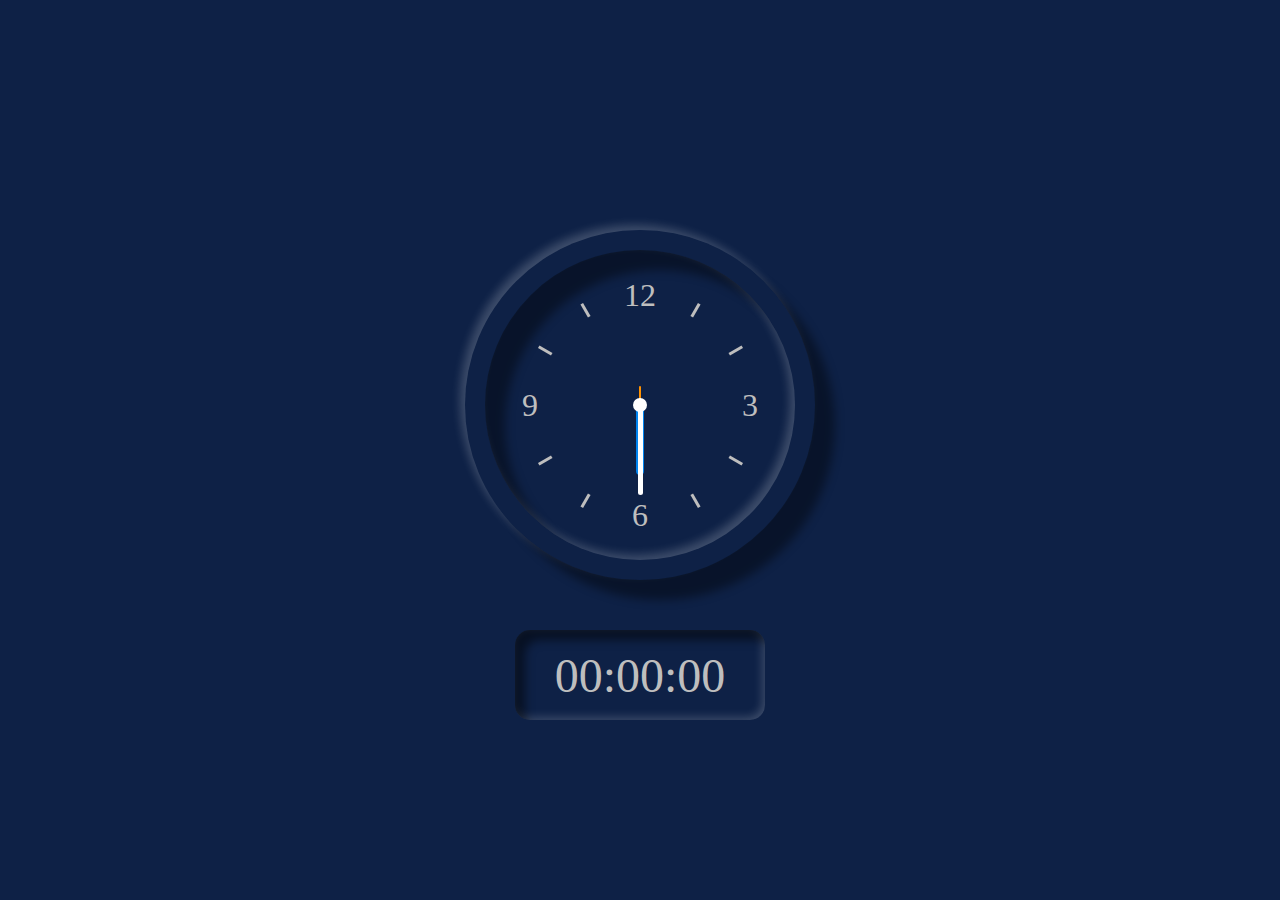
<file: index.html>
<!DOCTYPE html>
<html>

<head>
  <title>Clock</title> 
  <link rel="stylesheet" href="style.css">
</head>

<body>
  <div id="center-box">
    <div id="topp" class="center-horizontal">
      <div id="case" class="center-all">
        <div id="face" class="center-all">
          <div id="indicator-container" class="center-all">
            <div class="indicator"></div>
            <div class="indicator"></div>
            <div class="indicator"></div>
            <div class="indicator"></div>
            <div class="indicator"></div>
            <div class="indicator"></div>
            <div class="indicator"></div>
            <div class="indicator"></div>
          </div>

          <div id="numbers" class="center-all">
            <span id="twelve" class="number">12</span>
            <span id="three" class="number">3</span>
            <span id="six" class="number">6</span>
            <span id="nine" class="number">9</span>
          </div>

          <div id="hands" class="center-all">
            <div id="hour" class="hand"></div>
            <div id="sc" class="center-all">
              <div id="second" class="hand"></div>
            </div>
            <div id="minute" class="hand"></div>

            <div id="center-dot" class=""></div>
          </div>
        </div>
      </div>
    </div>

    <div id="bottomm" class="center-all">
      <div id="digital-case">
        <div id="digital-face">
          <div id="digital-time" class="center-all">00:00:00</div>
        </div>
      </div>
    </div>
  </div>

  <script src="script.js" defer></script>

</body>

</html>
</file>
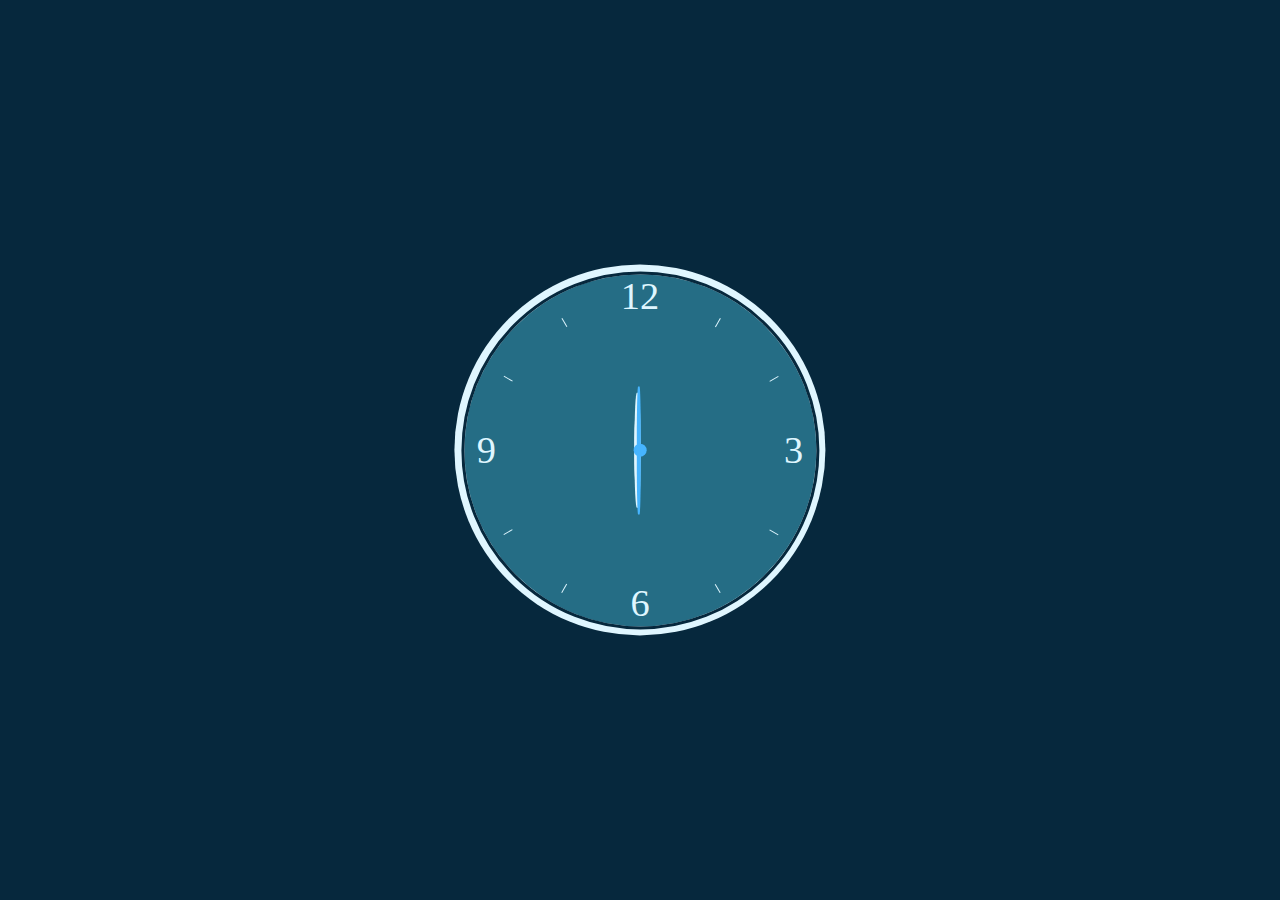
<file: clock.html>
<!DOCTYPE html>
<html>

<head>
  <link rel="stylesheet" href="clock.css">
</head>

<body>

  <div id="outer-circle" class="center">
    <div id="face" class="center">
      <div id="digits_container" class="center">
        <div id="twelve" class="number center">12</div>
        <div class="indicator"></div>
        <div class="indicator"></div>
        <div id="three" class="number center">3</div>
        <div class="indicator"></div>
        <div class="indicator"></div>
        <div id="six" class="number center">6</div>
        <div class="indicator"></div>
        <div class="indicator"></div>
        <div id="nine" class="number center">9</div>
        <div class="indicator"></div>
        <div class="indicator"></div>
      </div>

      <div id="second" class="hand center"></div>
      <div id="minute" class="hand center"></div>
      <div id="hour" class="hand center"></div>
      <div id="center-dot" class="center"></div>
    </div>
  </div>

  <script src="clock.js" defer></script>

</body>

</html>
</file>
<file: style.css>
:root {
    --bg-color: #0e2146;
    --font-white: #bebebe;
    --number-color: #ff9100;
    
    --hour-hand: #0084f0;
    --minute-hand: #ffffff;
    --second-hand: #ff9100;
  }

body {
    background-color: var(--bg-color);
    color: var(--font-white);
}

#center-box {
    height: auto;
    width: auto;
    position: absolute;
    top: 50%;
    left: 50%;
    transform: translate(-50%, -50%);
}

#topp {
    padding: 50px;
}

#case {
    aspect-ratio: 1 / 1;
    height: 350px;
    border-radius: 100%;
    box-shadow: 20px 20px 10px rgb(0, 0, 0, .4),
        -5px -5px 10px rgba(255, 255, 255, .2);
}

#face {
    aspect-ratio: 1 / 1;
    height: 310px;
    border-radius: 100%;

    box-shadow: inset 20px 20px 10px rgb(0, 0, 0, .4),
    inset -5px -5px 10px rgba(255, 255, 255, .2);
}

.indicator {
    width: 3px;
    height: 15px;
    position: absolute;
    background: var(--font-white);
}

#numbers {
    position: absolute;
}

.number {
    font-size: 2em;
    position: inherit;
}

#nine {
    transform: translateX(-110px);
}

#three {
    transform: translateX(110px);
}

#twelve {
    transform: translateY(-110px);
}

#six {
    transform: translateY(110px);
}

.hand {
    position: absolute;
    transform-origin: top;
    border-radius: 15px;
}

#hour {
    width: 8px;
    height: 70px;
    margin-top: 70px;
    background-color: var(--hour-hand);
}

#minute {
    width: 5px;
    height: 90px;
    margin-top: 90px;
    background-color: var(--minute-hand);
}

#second {
    width: 2px;
    height: 6vw;
    margin-top: 3vw;
    background-color: var(--second-hand);
}

#center-dot {
    width: 3%;
    aspect-ratio: 1 / 1;
    position: absolute;
    border-radius: 100%;
    background-color: var(--minute-hand);
}

#digital-face {
    height: 70px;
    padding: 10px 40px;
    border-radius: 15px;
    box-shadow: inset 10px 10px 10px rgb(0, 0, 0, 0.5),
        inset -2.5px -2.5px 10px rgba(255, 255, 255, 0.2);
}

#digital-time {
    width: fit-content;
    position: relative;
    top: 50%;
    left: 50%;
    transform: translate(-50%, -50%);
    font-size: 3em;
}

.center-all{
    display: flex;
    align-items: center;
    justify-content: center;
}
</file>
<file: clock.css>
body {
    background-color: #06283D;
}

ul{
    list-style: none;
}

#big-text{
    float: left;
    width: 500px;
    background-color: #47B5FF;
}


#outer-circle {
    aspect-ratio: 1 / 1;
    height: 29vw;
    border-radius: 100%;
    background-color: #DFF6FF;
}

#face {
    aspect-ratio: 1 / 1;
    height: 27.5vw;
    outline: .25vw solid #06283D;
    border-radius: 100%;
    background-color: #256D85;

}

.indicator{
    position: absolute;
    width: .1vw;
    height: .8vw;
    background: #DFF6FF;
}

.number {
    height: auto;
    width: auto;
    font-size: 3vw;
    color: #DFF6FF;
    aspect-ratio: 1 / 1;
    text-align: center;
}

#nine{
    margin-left: -12vw;
}

#three{
    margin-left: 12vw;
}

#twelve{
    margin-top: -12vw;
}

#six{
    margin-top: 12vw;
}

.hand {
    transform-origin: top;
    background-color: #DFF6FF;
    border-radius: 40%;
}

#hour {
    aspect-ratio: 1 / 12;
    height: 6vw;
    margin-left: -.22vw;
}

#minute {
    aspect-ratio: 1 / 20;
    height: 9vw;
    margin-left: -.22vw;
}

#second {
    aspect-ratio: 1 / 40;
    height: 10vw;
    margin-left: -.1vw;
    z-index: 3;
    background-color: #47B5FF;
}

#center-dot {
    aspect-ratio: 1 / 1;
    height: 1.5vh;
    border-radius: 100%;
    background-color: #47B5FF;
}

.center {
    position: absolute;
    top: 50%;
    left: 50%;
    margin-right: -50%;
    transform: translate(-50%, -50%);
}
</file>
